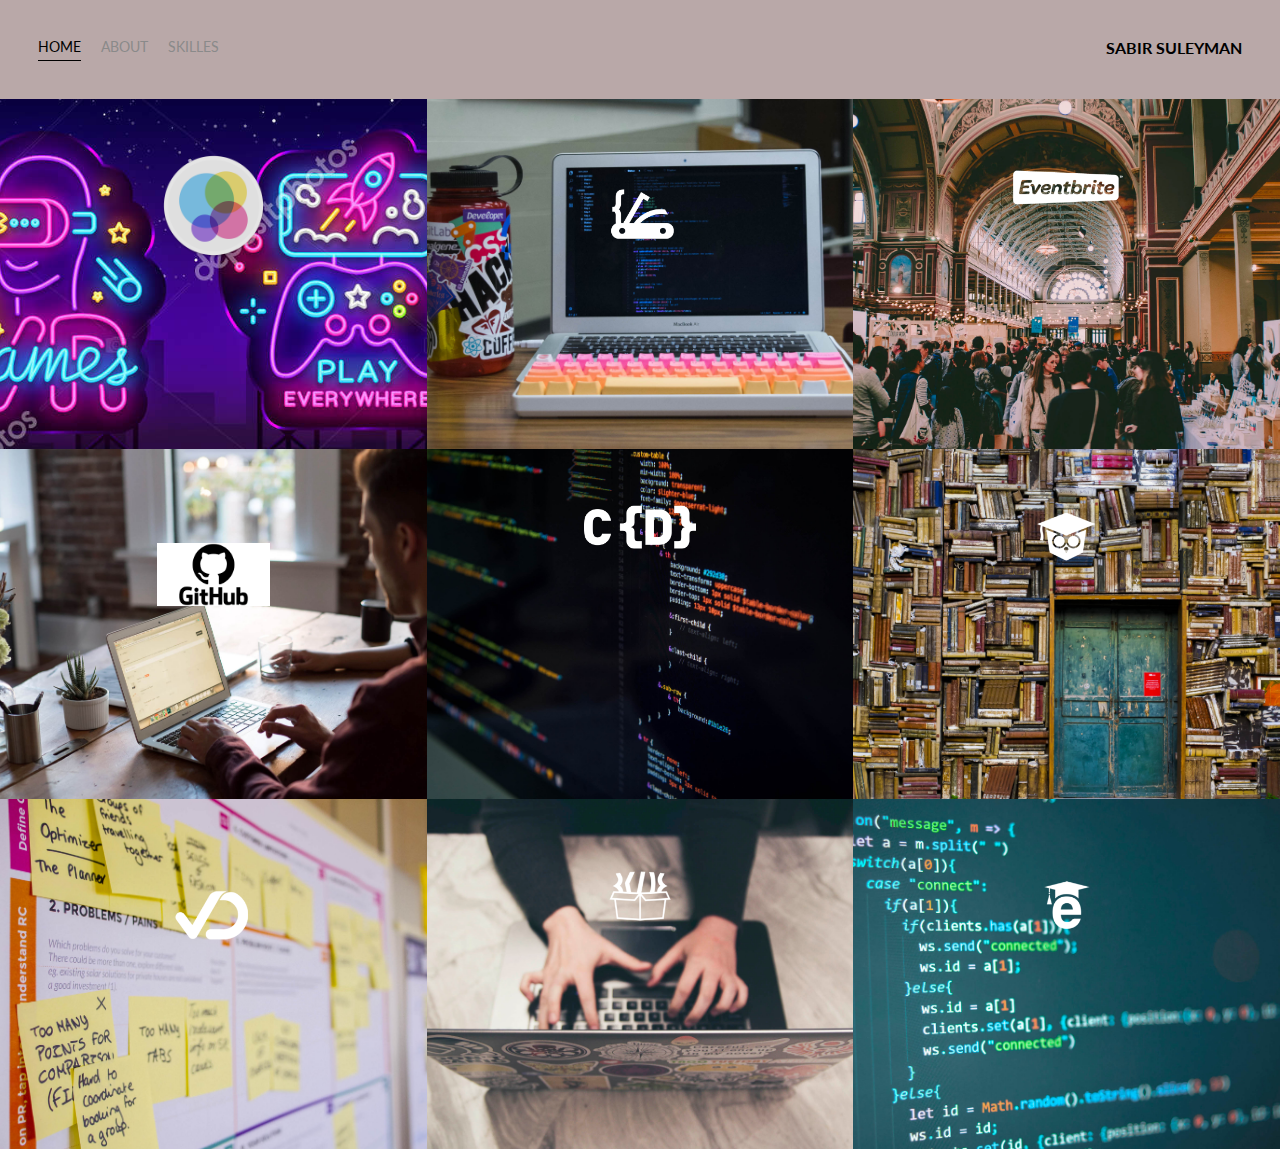
<file: index.html>
<!DOCTYPE html>
<html lang='en'>

<head>
  <meta charset='UTF-8'>
  <title>Portfolio Homepage</title>
  <link href="https://fonts.googleapis.com/css?family=Lato" rel="stylesheet">
  <link rel="stylesheet" href="styles.css">
  <link rel="stylesheet" href="about.html">
  <link rel="stylesheet" href="myskilles.html">
  <link rel="stylesheet" href="lighting.html">

</head>

<body>
  <div class="container">
    <div class="nav-wrapper">
      <div class="left-side">
        <div class="nav-link-wrapper active-nav-link">
          <a href="lighting.html">Home</a>
        </div>


        <div class="nav-link-wrapper">
          <a href="about.html">About</a>
        </div>


        <div class="nav-link-wrapper">
          <a href="myskilles.html">Skilles</a>
        </div>



      </div>

      <div class="right-side">
        <div class="brand">
          <b>SABIR SULEYMAN</b>
        </div>
      </div>
    </div>

    <div class="content-wrapper">
      <div class="portfolio-items-wrapper">

        <a href="https://kreisspiel.vercel.app/" target="_blank">
          <div class="portfolio-item-wrapper">
              <div class="portfolio-img-background" style="background-image: url(images/portfolio1.jpg); background-size: '50% 50%';"></div>
              <div class="img-text-wrapper">
                  <div class="logo-wrapper">
                      <img src="images/logos/quip.webp" alt="">
                  </div>
                  <div class="subtitle">Ich habe am Telefon ein Spiel für Kinder und Jugendliche gemacht. Der Gewinner dieses Spiels ist derjenige, der alle 4 Kreise einer Farbe gesammelt hat.</div>
              </div>
          </div>
        </a>

        <a href="https://favorite-movies-list-nu.vercel.app/" target="_blank">
          <div class="portfolio-item-wrapper">
              <div class="portfolio-img-background" style="background-image: url(images/portfolio2.jpg); background-size: '50% 50%';"></div>
              <div class="img-text-wrapper">
                  <div class="logo-wrapper">
                      <img src="images/logos//devcamp.png" alt="">
                  </div>
                  <div class="subtitle">Hier habe ich mit React eine Website zusammengestellt, 
                    auf der Computer- und Telefonbenutzer nach ihren Lieblingsfilmen suchen können.</div>
              </div>
          </div>
        </a>

        <a href="https://app-notizen-in-jsx-mit-backroundbild.vercel.app/" target="_blank">
          <div class="portfolio-item-wrapper">
              <div class="portfolio-img-background" style="background-image: url(images/portfolio3.jpg); background-size: '50% 50%';"></div>
              <div class="img-text-wrapper">
                  <div class="logo-wrapper">
                      <img src="images/logos//eventbrite.png" alt="">
                  </div>
                  <div class="subtitle">Heutzutage braucht jeder ein Notizbuch. Das ist im Alltag sehr wichtig. Ich habe mit React ein 
                    modernisiertes und sehr einfach zu bedienendes Notizbuch für jeden Benutzer erstellt, sowohl für Erwachsene als auch 
                    für Kinder.</div>
              </div>
          </div>
        </a>


        <a href="https://browser-github-username-api.vercel.app/" target="_blank">
          <div class="portfolio-item-wrapper">
              <div class="portfolio-img-background" style="background-image: url(images/portfolio4.jpg); background-size: '50% 50%';"></div>
              <div class="img-text-wrapper">
                  <div class="logo-wrapper">
                      <img src="images/logos//shop-hacker.png" alt="">
                  </div>
                  <div class="subtitle">Für professionelle GitHub-Benutzer 
                    habe ich eine Perle erstellt, um jeden Benutzer mit seiner Arbeit leicht zu finden.</div>
              </div>
          </div>
        </a>


        <a href="https://weather-report-sooty.vercel.app/" target="_blank">
          <div class="portfolio-item-wrapper">
              <div class="portfolio-img-background" style="background-image: url(images/portfolio5.jpg); background-size: '50% 50%';"></div>
              <div class="img-text-wrapper">
                  <div class="logo-wrapper">
                      <img src="images/logos/crondose.png" alt="">
                  </div>
                  <div class="subtitle">Für Wetterbegeisterte bietet unsere Webanwendung viele Möglichkeiten, 
                    das Wetter in allen Städten der Welt herauszufinden und automatisch ein Bild dieser Stadt bereitzustellen. 
                    Die Website ist in React und Responsive erstellt.</div>
              </div>
          </div>
        </a>



        <a href="https://www.worldsudo.com/de/startseite/" target="_blank">
          <div class="portfolio-item-wrapper">
              <div class="portfolio-img-background" style="background-image: url(images/portfolio6.jpg); background-size: '50% 50%';"></div>
              <div class="img-text-wrapper">
                  <div class="logo-wrapper">
                      <img src="images/logos/dailysmarty.png" alt="">
                  </div>
                  <div class="subtitle">Diese Website richtet sich an 
                    Profisportler auf der ganzen Welt. Die Seite fasziniert 
                    nicht nur durch die hohe Qualität des Designs, sondern auch 
                    durch die dreisprachige Bedienbarkeit. Die Seite ist in WordPress erstellt.</div>
              </div>
          </div>
        </a>

        <a href="https://shopping-zeta-ten.vercel.app/index.html" target="_blank">
          <div class="portfolio-item-wrapper">
              <div class="portfolio-img-background" style="background-image: url(images/portfolio7.jpg); background-size: '50% 50%';"></div>
              <div class="img-text-wrapper">
                  <div class="logo-wrapper">
                      <img src="images/logos/dashtrack.png" alt="">
                  </div>
                  <div class="subtitle">Dies ist eine kommerzielle 
                    Website, die in React erstellt und für Handelsdienstleistungen konzipiert wurde.</div>
              </div>
          </div>
        </a>


        <a href="https://kss-paderborn.de/" target="_blank">
          <div class="portfolio-item-wrapper">
              <div class="portfolio-img-background" style="background-image: url(images/portfolio8.jpg); background-size: '50% 50%';"></div>
              <div class="img-text-wrapper">
                  <div class="logo-wrapper">
                      <img src="images/logos/devtrunk.png" alt="">
                  </div>
                  <div class="subtitle">Wir können auch eine 
                    professionelle Internetseite für Ihre Gesellschaft erstellen, 
                    auf der die gesamte Strategie Ihres Ziels deutlich sichtbar wird. 
                    Diese Seite wurde ebenfalls in WordPress erstellt.</div>
              </div>
          </div>
        </a>



        <a href="https://kindergarten2-omega.vercel.app/" target="_blank">
          <div class="portfolio-item-wrapper">
              <div class="portfolio-img-background" style="background-image: url(images/portfolio9.jpg); background-size: '50% 50%';"></div>
              <div class="img-text-wrapper">
                  <div class="logo-wrapper">
                      <img src="images/logos/edutechional.png" alt="">
                  </div>
                  <div class="subtitle">Dies ist ein Beispiel einer Internetseite für einen 
                    Kindergarten, die wir für Sie zusammengestellt haben. Wir bereiten es für Sie ganz nach Ihrem 
                    Geschmack zu.</div>
              </div>
          </div>
        </a>

      </div>
    </div>
  </div>

</body>

<script>
  const portfolioItems = document.querySelectorAll('.portfolio-item-wrapper');

  portfolioItems.forEach(portfolioItem => {
    portfolioItem.addEventListener('mouseover', () => {
      console.log(portfolioItem.childNodes[1].classList)
      portfolioItem.childNodes[1].classList.add('image-blur');
    });

    portfolioItem.addEventListener('mouseout', () => {
      console.log(portfolioItem.childNodes[1].classList)
      portfolioItem.childNodes[1].classList.remove('image-blur');
    });
  });

</script>

</html>
</file>
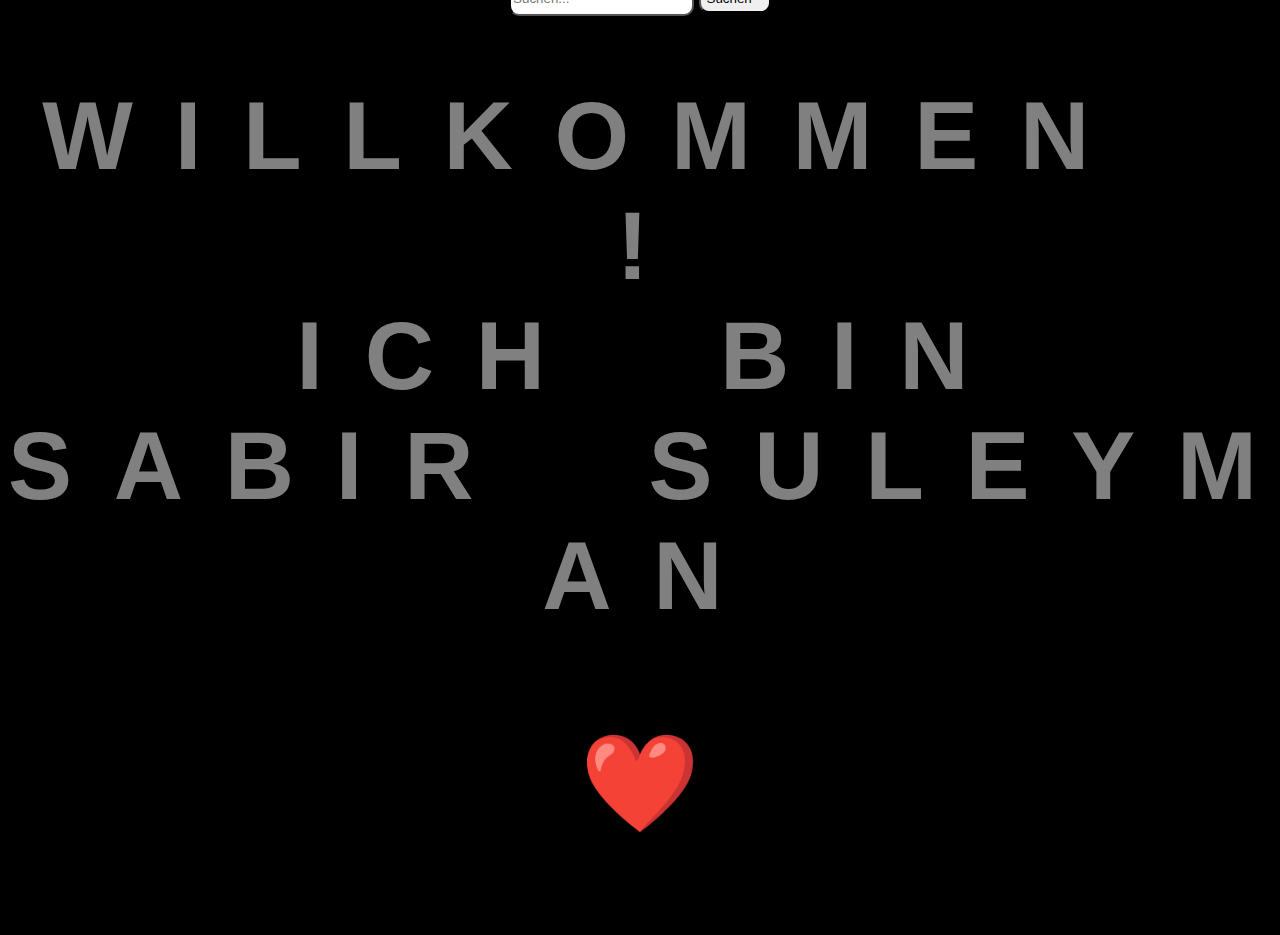
<file: lighting.html>
<!DOCTYPE html>
<html lang="en">
<head>
    <meta charset="UTF-8">
    <meta name="viewport" content="width=device-width, initial-scale=1.0">
    <link rel="stylesheet" href="lighting.css">
    <link rel="stylesheet" href="index.html">
    <link rel="stylesheet" href="about.html">
    <link rel="stylesheet" href="myskilles.html">
    <title>Countdown Timer</title>
    <style>   
        body {
            display: flex;
            justify-content: center;
            align-items: center;
            flex-direction: column;
            height: 100vh;
            background-color: black;
            color: gray;
            font-family: Arial, sans-serif;
        }
        h1 {
            text-align: center; 
            font-size: 600%;
            width: 100%;
        }
        .element {
            letter-spacing: 15px;
            animation: lighting 1s linear infinite;
            cursor: pointer; /* Indicates that the element is clickable */
        }


        .element:nth-child(1) {
      animation-delay: 0s;
    }

    .element:nth-child(2) {
      animation-delay: 0.1s;
    }
    .element:nth-child(3) {
      animation-delay: 0.3s;
    }
    .element:nth-child(4) {
      animation-delay: 0.5s;
    }
    .element:nth-child(5) {
      animation-delay: 0.7s;
    }
    .element:nth-child(6) {
      animation-delay: 0.9s;
    }
    .element:nth-child(7) {
      animation-delay: 1.0s;
    }
    .element:nth-child(8) {
      animation-delay: 1.5s;
    }
    .element:nth-child(9) {
      animation-delay: 2.0s;
    }
    .element:nth-child(10) {
      animation-delay: 2.5s;
    }
    .element:nth-child(11) {
      animation-delay: 3.0s;
    }
    .element:nth-child(12) {
      animation-delay: 3.5s;
    }
    .element:nth-child(13) {
      animation-delay: 4.0s;
    }
    .element:nth-child(14) {
      animation-delay: 4.5s;
    }
    .element:nth-child(15) {
      animation-delay: 5.0s;
    }
    .element:nth-child(16) {
      animation-delay: 5.5s;
    }
    .element:nth-child(17) {
      animation-delay: 6.0s;
    }
    .element:nth-child(18) {
      animation-delay: 6.5s;
    }
    .element:nth-child(19) {
      animation-delay: 7.0s;
    }
    .element:nth-child(20) {
      animation-delay: 7.5s;
    }
    .element:nth-child(21) {
      animation-delay: 8.0s;
    }
    .element:nth-child(22) {
      animation-delay: 8.5s;
    }
    .element:nth-child(23) {
      animation-delay: 9.0s;
    }
    .element:nth-child(24) {
      animation-delay: 9.5s;
    }
    .element:nth-child(25) {
      animation-delay: 10.0s;
    }
    .element:nth-child(26) {
      animation-delay: 10.5s;
    }
    .element:nth-child(27) {
      animation-delay: 11.0s;
    }



        #timer {
            text-align: center;
            font-size: 48px;
            margin-top: 20px; /* Adjust margin as needed */
        }
        @keyframes lighting {
            0% {
                color: gold;
            }
            50% {
                color: gray;
            }
            100% {
                color: gray;
            }
        }
        /* Responsive Design for Mobile */
        @media screen and (max-width: 768px) { 
            h1 {
                font-size: 300%; 
            }
            #timer {
                font-size: 32px; 
            }
            .element {
                letter-spacing: 10px; 
            }
        }
    </style>
    <script>
        function goToIndex() {
            window.location.href = 'index.html';
        }
    </script>
</head>
<body>



  <div class="left-side">
    <div class="nav-link-wrapper">
      <a href="index.html">Home</a>
    </div>

    <div class="nav-link-wrapper active-nav-link">
      <a href="about.html">About</a>
    </div>

    <div class="nav-link-wrapper">
      <a href="myskilles.html">Skilles</a>
    </div>

  </div>







  <div id="suchfeld">
    <form action="https://www.google.com/search" method="GET">
      <input type="text" name="q" placeholder="Suchen...">
      <input type="submit" value="Suchen   " class="search-button">
    </form>

  </div> 



    <h1>
      <b>
        <span class="element" onclick="goToIndex()">W</span>
        <span class="element" onclick="goToIndex()">I</span>
        <span class="element" onclick="goToIndex()">L</span>
        <span class="element" onclick="goToIndex()">L</span>
        <span class="element" onclick="goToIndex()">K</span>
        <span class="element" onclick="goToIndex()">O</span>
        <span class="element" onclick="goToIndex()">M</span>
        <span class="element" onclick="goToIndex()">M</span>
        <span class="element" onclick="goToIndex()">E</span>
        <span class="element" onclick="goToIndex()">N</span>
        &nbsp;&nbsp;&nbsp;&nbsp;
        <span class="element" onclick="goToIndex()">!</span>
        <br>

        <span class="word-separation">
          <span class="element" onclick="goToIndex()">I</span>
          <span class="element" onclick="goToIndex()">C</span>
          <span class="element" onclick="goToIndex()">H</span>
          &nbsp;&nbsp;&nbsp;&nbsp;
          <span class="element" onclick="goToIndex()">B</span>
          <span class="element" onclick="goToIndex()">I</span>
          <span class="element" onclick="goToIndex()">N</span>
      </span>

      <br>

        <span class="word-separation">
            <span class="element" onclick="goToIndex()">S</span>
            <span class="element" onclick="goToIndex()">A</span>
            <span class="element" onclick="goToIndex()">B</span>
            <span class="element" onclick="goToIndex()">I</span>
            <span class="element" onclick="goToIndex()">R</span>
        </span>
        <span class="word-separation">
            &nbsp;&nbsp;&nbsp;&nbsp;
            <span class="element" onclick="goToIndex()">S</span>
            <span class="element" onclick="goToIndex()">U</span>
            <span class="element" onclick="goToIndex()">L</span>
            <span class="element" onclick="goToIndex()">E</span>
            <span class="element" onclick="goToIndex()">Y</span>
            <span class="element" onclick="goToIndex()">M</span>
            <span class="element" onclick="goToIndex()">A</span>
            <span class="element" onclick="goToIndex()">N</span>
            <p>&#x2764;&#xFE0F;</p>
        </span>
    </b>
    </h1>
   

    <script>
        // Set the date we're counting down to
        var countDownDate = new Date("Jul 3, 2024 15:37:25").getTime();

        // Update the count down every 1 second
        var x = setInterval(function() {
            // Get today's date and time
            var now = new Date().getTime();
            
            // Find the distance between now and the count down date
            var distance = countDownDate - now;
           
            // Time calculations for days, hours, minutes and seconds
            var days = Math.floor(distance / (1000 * 60 * 60 * 24));
            var hours = Math.floor((distance % (1000 * 60 * 60 * 24)) / (1000 * 60 * 60));
            var minutes = Math.floor((distance % (1000 * 60 * 60)) / (1000 * 60));
            var seconds = Math.floor((distance % (1000 * 60)) / 1000);
            
            // Display the result in the elements
            document.getElementById("days").innerHTML = days;
            document.getElementById("hours").innerHTML = hours;
            document.getElementById("minutes").innerHTML = minutes;
            document.getElementById("seconds").innerHTML = seconds;
            
            // If the count down is over, write some text 
            if (distance < 0) {
                clearInterval(x);
                document.getElementById("timer").innerHTML = "EXPIRED";
            }
        }, 1000);
    </script>
</body>
</html>
</file>
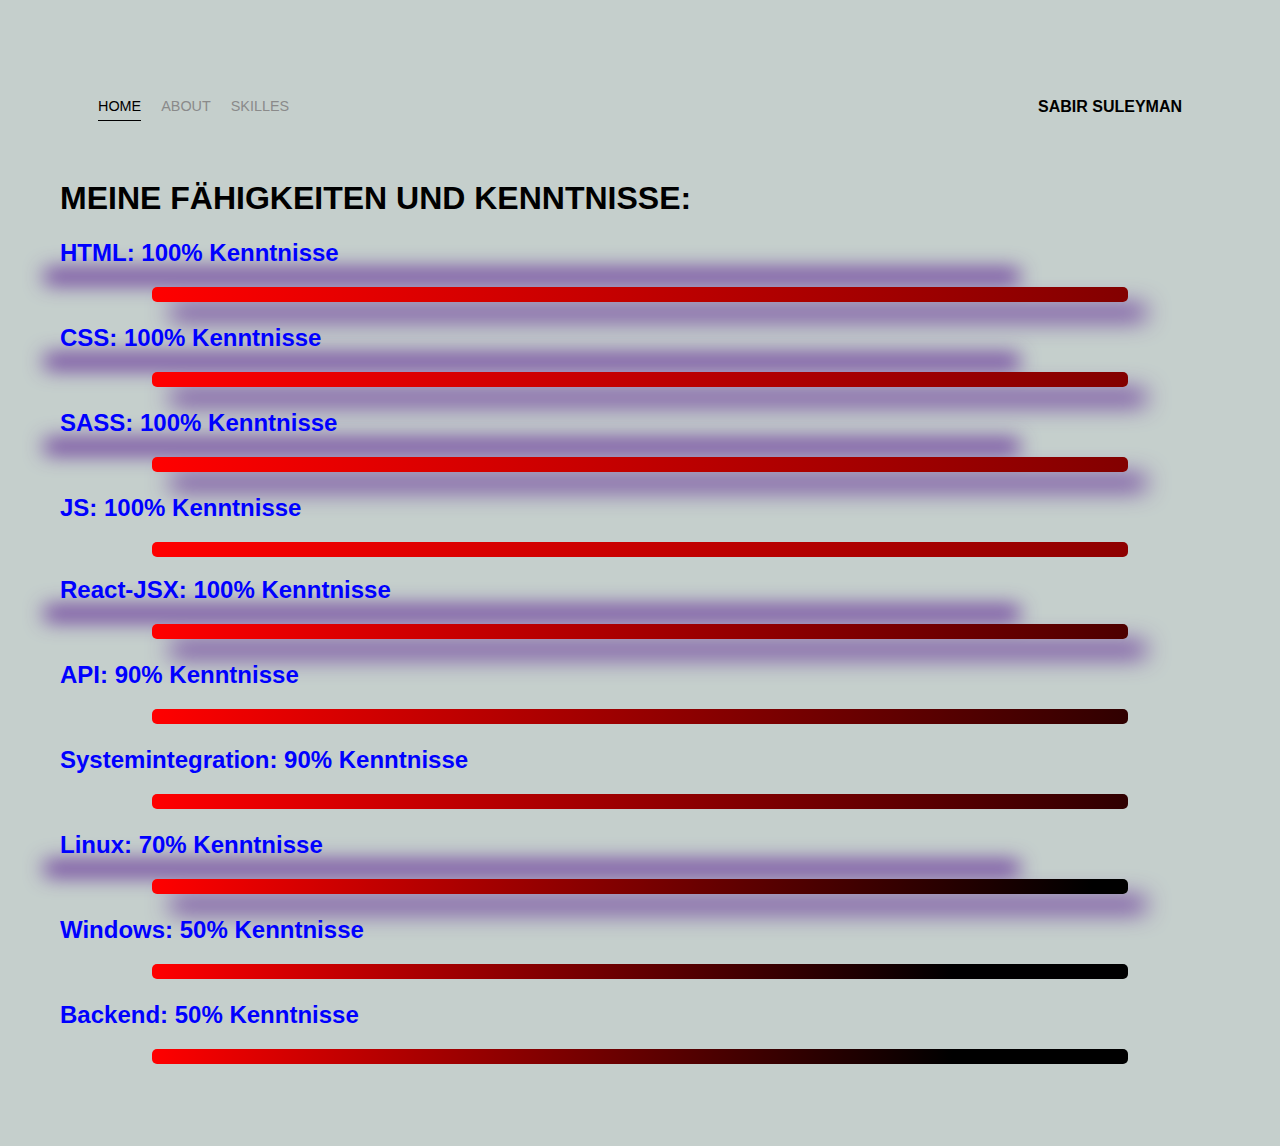
<file: myskilles.html>
<!DOCTYPE html>
<html lang="en">
<head>
    <link rel="stylesheet" href="./myskilles.css">
    <meta charset="UTF-8">
    <meta name="viewport" content="width=device-width, initial-scale=1.0">
    <title>Document</title>
</head>
<body>

    <div class="nav-wrapper">
        <div class="left-side">
          <div class="nav-link-wrapper active-nav-link">
            <a href="index.html">Home</a>
          </div>
  
          <div class="nav-link-wrapper">
            <a href="about.html">About</a>
          </div>
  
  
          <div class="nav-link-wrapper">
            <a href="myskilles.html">Skilles</a>
          </div>
  
  
  
        </div>
  
        <div class="right-side">
          <div class="brand">
            <b>SABIR SULEYMAN</b>
          </div>
        </div>
      </div>



    <h1><B>MEINE FÄHIGKEITEN UND KENNTNISSE:</B></h1>
    <h2>HTML:      100% Kenntnisse </h2>
    <div class="futur"></div>
    <h2>CSS:       100% Kenntnisse</h2>
    <div class="futur"></div>
    <h2>SASS:      100% Kenntnisse</h2>
    <div class="futur"></div>
    <h2>JS:        100% Kenntnisse</h2>
    <div class="futur2"></div>
    <h2>React-JSX: 100% Kenntnisse</h2>
    <div class="futur3"></div>
    <h2>API: 90% Kenntnisse</h2>
    <div class="futur4"></div>
    <h2>Systemintegration:  90% Kenntnisse</h2>
    <div class="futur4"></div>
    <h2>Linux:     70% Kenntnisse</h2>
    <div class="futur5"></div>
    <h2>Windows: 50% Kenntnisse</h2>
    <div class="futur6"></div>
    <h2>Backend: 50% Kenntnisse</h2>
    <div class="futur6"></div>
    
    
</body>
</html>
</file>
<file: styles.css>
body {
  font-family: "Lato", sans-serif;
  margin: 0px;
}

/* Default light mode styles */
body {
  background-color: rgb(185, 168, 168);
  color: black;
}

.dark-mode {
  background-color: rgb(72, 69, 157);
  color: rgb(250, 246, 246);
}
/* Additional styles for other elements can be added here */


.container {
  display: grid;
  grid-template-columns: 1fr;
}

.nav-wrapper {
  display: flex;
  justify-content: space-between;
  padding: 38px;
}

.left-side {
  display: flex;
}

.nav-wrapper > .left-side > div {
  margin-right: 20px;
  text-transform: uppercase;
  font-size: 0.9rem;
}

.nav-link-wrapper {
  height: 22px;
  border-bottom: 1px solid transparent;
  transition: border-bottom 0.5s;
}

.active-nav-link {
  border-bottom: 1px solid rgb(0, 0, 0);
}

.active-nav-link a {
  color: black !important;
}

.nav-link-wrapper a {
  color: #8a8a8a;
  text-decoration: none;
  transition: color 0.5s;
}

.nav-link-wrapper:hover {
  border-bottom: 1px solid black;
}

.nav-link-wrapper a:hover {
  color: black;
}

.portfolio-items-wrapper {
  display: grid;
  grid-template-columns: 1fr 1fr 1fr;
}

.portfolio-item-wrapper {
  position: relative;
}

.portfolio-img-background {
  background-size: cover;
  background-position: center;
  background-repeat: no-repeat;
  height: 350px;
  width: 100%;
}

.img-text-wrapper {
  position: absolute;
  top: 0;
  display: flex;
  flex-direction: column;
  justify-content: center;
  align-items: center;
  height: 100%;
  text-align: center;
  padding-left: 100px;
  padding-right: 100px;
}

.img-text-wrapper .subtitle {
  transition: 1s;
  color: transparent;
}

.image-blur {
  transition: 1s;
  filter: brightness(10%);
}

.img-text-wrapper:hover .subtitle {
  color: lightseagreen;
  font-weight: 600;
}

.logo-wrapper img {
  width: 50%;
  margin-bottom: 20px;
}

.two-column-wrapper {
  display: grid;
  grid-template-columns: 1fr 1fr;
}

.profile-image-wrapper img {
  width: 100%;
}

.profile-content-wrapper h2 {
  color: lightseagreen;
}
</file>
<file: lighting.css>
#suchfeld {
  float: right;
  position: relative;
}

#suchfeld input {
  height: 30px;
  background-image: url(https://www.daserste.de/mediasrc/img/base/icon/lupe_gross.png);
  background-repeat: no-repeat;
  background-position: right;
  background-size: 20px;
  border-color: black;
  border-radius: 10px;
}

#suchfeld input:hover {
  background-color: blue;
  color: white;
}

@media screen and (max-width: 280px) {
  /* Your specific styles here */
}

.container {
  display: grid;
  grid-template-columns: 1fr;
}

.nav-wrapper {
  display: flex;
  justify-content: space-between;
  padding: 38px;
}

.left-side {
  display: flex;
}

.nav-wrapper > .left-side > .nav-link-wrapper:nth-child(1),
.nav-wrapper > .left-side > .nav-link-wrapper:nth-child(2),
.nav-wrapper > .left-side > .nav-link-wrapper:nth-child(3) {
  margin-right: 10px; /* Adjusted to 10px for spacing */
}

.nav-link-wrapper {
  height: 22px;
  border-bottom: 1px solid transparent;
  transition: border-bottom 0.5s;
}

.active-nav-link {
  border-bottom: 1px solid black;
}

.active-nav-link a {
  color: #8a8a8a !important;
}

.active-nav-link-wrapper a:hover {
  border-bottom: 1px solid white;
}

.active-nav-link-wrapper:hover {
  border-bottom: 1px solid white;
}

.nav-link-wrapper a {
  color: #8a8a8a;
  text-decoration: none;
  transition: color 0.5s;
}

.nav-link-wrapper:hover {
  border-bottom: 1px solid white;
}

.nav-link-wrapper a:hover {
  color: white;
}

.left-side {
  display: flex;
  justify-content: flex-start;
  align-items: center;
  margin-right: auto;
  padding: 20px;
}

.nav-link-wrapper {
  margin-right: 20px;
}

.nav-link-wrapper a {
  color: #f0f0f0;
  text-decoration: none;
  font-size: 18px;
  font-weight: bold;
  text-transform: uppercase;
  letter-spacing: 2px;
  padding: 10px 15px;
  border-radius: 5px;
  transition: all 0.3s ease;
}

.nav-link-wrapper a:hover {
  color: #ffd700;
  background-color: rgba(255, 255, 255, 0.1);
  box-shadow: 0 0 10px rgba(255, 215, 0, 0.5);
}

.active-nav-link a {
  color: #ffd700;
  border-bottom: 2px solid #ffd700;
}

.heart::before {
  content: '\2764\FE0F';
}
</file>
<file: myskilles.css>
body {
    font-family: "Lato", sans-serif;
    margin: 0px;
  }
  .nav-wrapper {
    display: flex;
    justify-content: space-between;
    padding: 38px;
  }
  
  .left-side {
    display: flex;
  }
  
  .nav-wrapper > .left-side > div {
    margin-right: 20px;
    text-transform: uppercase;
    font-size: 0.9rem;
  }
  
  .nav-link-wrapper {
    height: 22px;
    border-bottom: 1px solid transparent;
    transition: border-bottom 0.5s;
  }
  
  .active-nav-link {
    border-bottom: 1px solid rgb(0, 0, 0);
  }
  
  .active-nav-link a {
    color: black !important;
  }
  
  .nav-link-wrapper a {
    color: #8a8a8a;
    text-decoration: none;
    transition: color 0.5s;
  }
  
  .nav-link-wrapper:hover {
    border-bottom: 1px solid black;
  }
  
  .nav-link-wrapper a:hover {
    color: black;
  }

.futur{
    height: 15px;
    background: linear-gradient(to right, red, black 2000px 0);
    border-radius: 5px;
    margin: 0 92px;
    margin-bottom: 22px;
    box-shadow: 18px 18px 23px rebeccapurple, -108px -18px 20px rebeccapurple;
}
.futur2{
    height: 15px;
    background: linear-gradient(to right, red, black 2200px 0);
    border-radius: 5px;
    margin: 0 92px;
    
}
.futur3{
    height: 15px;
    background: linear-gradient(to right, red, black 1400px);
    border-radius: 5px;
    margin: 0 92px;
    margin-bottom: 22px;
    box-shadow: 18px 18px 23px rebeccapurple, -108px -18px 20px rebeccapurple;
}
.futur4{
    height: 15px;
    background: linear-gradient(to right, red, black 1200px);
    border-radius: 5px;
    margin: 0 92px;
    margin-bottom: 22px;
}
.futur5{
    height: 15px;
    background: linear-gradient(to right, red, black 940px);
    border-radius: 5px;
    margin: 0 92px;
    margin-bottom: 22px;
    box-shadow: 18px 18px 23px rebeccapurple, -108px -18px 20px rebeccapurple;
}
.futur6{
    height: 15px;
    background: linear-gradient(to right, red, black 800px);
    border-radius: 5px;
    margin: 0 92px;
    margin-bottom: 22px;
}

h2{
    color: blue;
}
body{
    background-color: rgb(197, 207, 204);
    padding: 60px;
   
}
</file>
